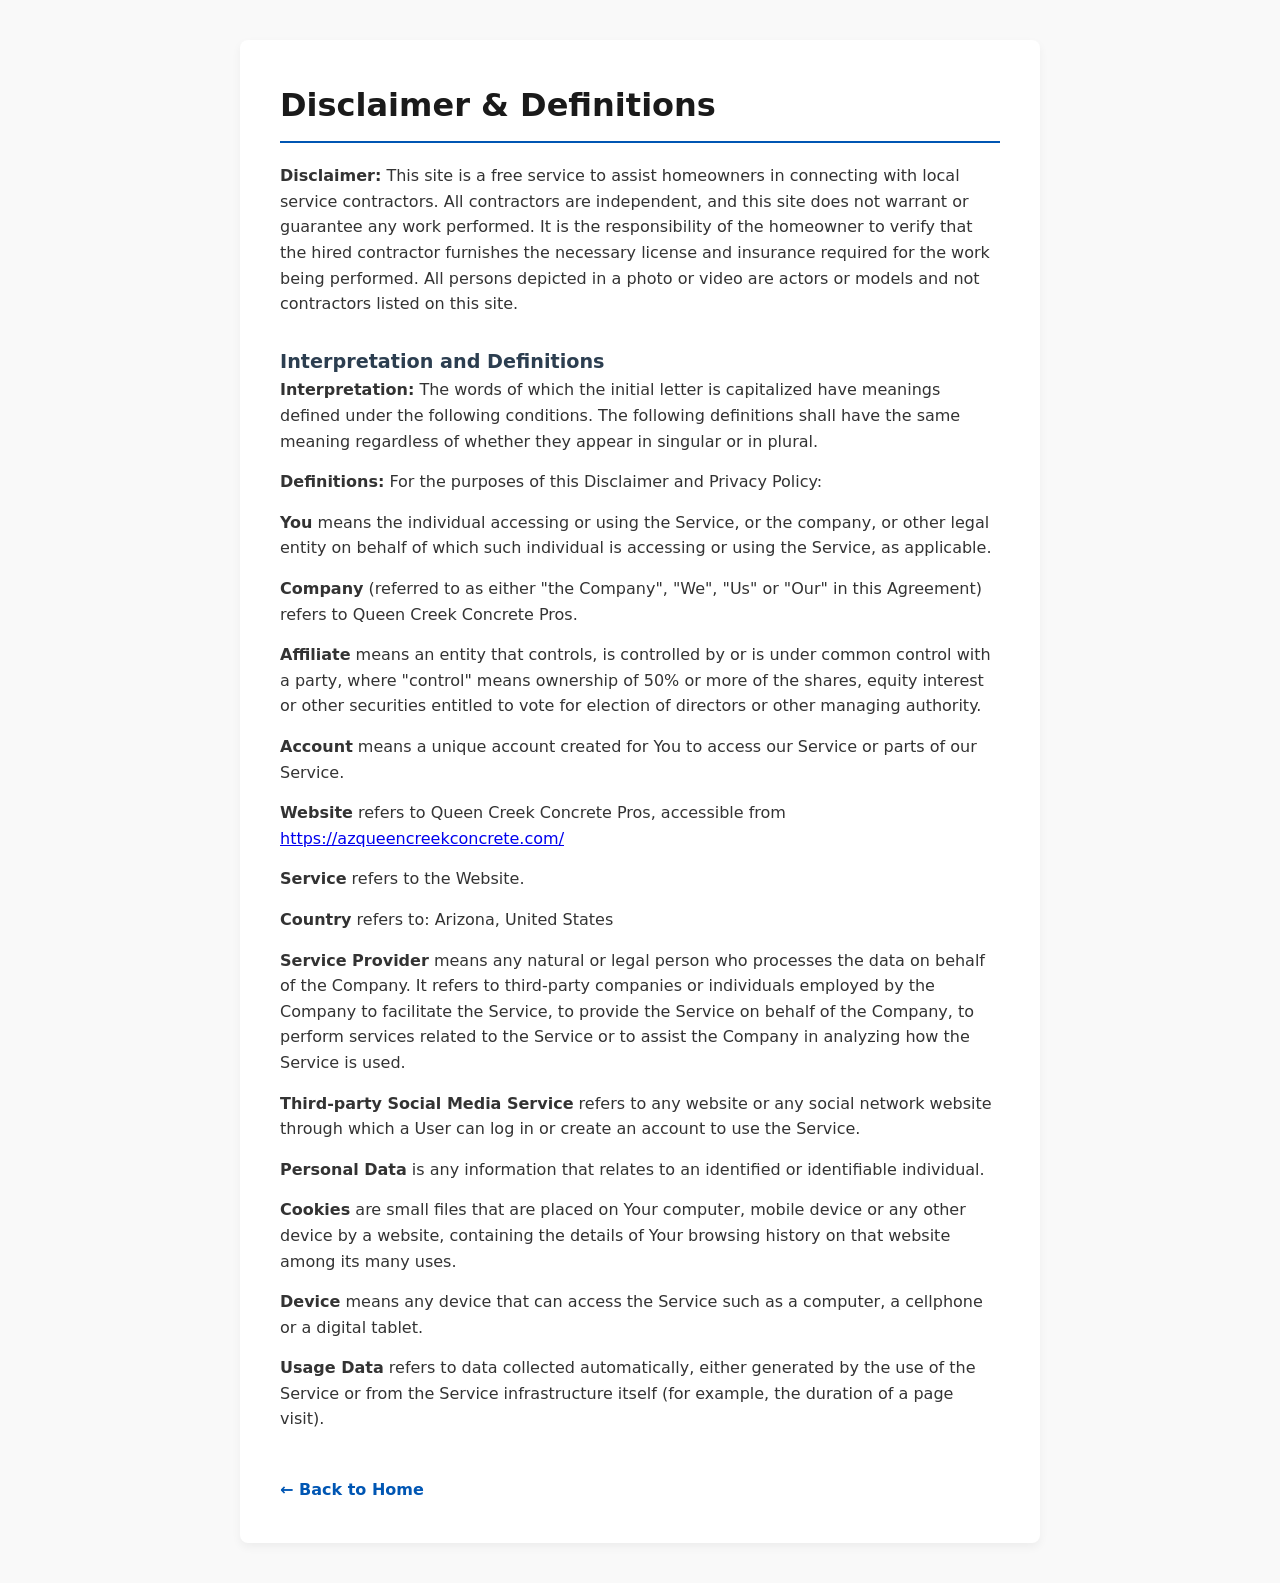
<file: disclaimer.html>
<!DOCTYPE html>
<html lang="en">
<head>
    <meta charset="UTF-8">
    <meta name="viewport" content="width=device-width, initial-scale=1.0">
    <title>Disclaimer & Definitions - Queen Creek Concrete Pros</title>
    <meta name="robots" content="index, follow">
    <link rel="stylesheet" href="/style.css">
    <style>
        body {
            font-family: Arial, sans-serif;
            line-height: 1.6;
            color: #333;
            background-color: #f9f9f9;
            margin: 0;
            padding: 0;
        }
        .container {
            max-width: 800px;
            margin: 40px auto;
            background: #fff;
            padding: 40px;
            border-radius: 8px;
            box-shadow: 0 4px 10px rgba(0,0,0,0.05);
        }
        h1 {
            color: #1a1a1a;
            border-bottom: 2px solid #0056b3;
            padding-bottom: 10px;
            margin-bottom: 20px;
        }
        h2 {
            color: #2c3e50;
            margin-top: 30px;
            font-size: 1.2rem;
        }
        p {
            margin-bottom: 15px;
        }
        .back-link {
            display: inline-block;
            margin-top: 30px;
            color: #0056b3;
            text-decoration: none;
            font-weight: bold;
        }
        .back-link:hover {
            text-decoration: underline;
        }
    </style>
</head>
<body>

    <div class="container">
        <h1>Disclaimer & Definitions</h1>
        
        <p><strong>Disclaimer:</strong> This site is a free service to assist homeowners in connecting with local service contractors. All contractors are independent, and this site does not warrant or guarantee any work performed. It is the responsibility of the homeowner to verify that the hired contractor furnishes the necessary license and insurance required for the work being performed. All persons depicted in a photo or video are actors or models and not contractors listed on this site.</p>

        <h2>Interpretation and Definitions</h2>
        
        <p><strong>Interpretation:</strong> The words of which the initial letter is capitalized have meanings defined under the following conditions. The following definitions shall have the same meaning regardless of whether they appear in singular or in plural.</p>

        <p><strong>Definitions:</strong> For the purposes of this Disclaimer and Privacy Policy:</p>
        
        <p><strong>You</strong> means the individual accessing or using the Service, or the company, or other legal entity on behalf of which such individual is accessing or using the Service, as applicable.</p>
        
        <p><strong>Company</strong> (referred to as either "the Company", "We", "Us" or "Our" in this Agreement) refers to Queen Creek Concrete Pros.</p>
        
        <p><strong>Affiliate</strong> means an entity that controls, is controlled by or is under common control with a party, where "control" means ownership of 50% or more of the shares, equity interest or other securities entitled to vote for election of directors or other managing authority.</p>
        
        <p><strong>Account</strong> means a unique account created for You to access our Service or parts of our Service.</p>
        
        <p><strong>Website</strong> refers to Queen Creek Concrete Pros, accessible from <a href="https://azqueencreekconcrete.com/" target="_blank">https://azqueencreekconcrete.com/</a></p>
        
        <p><strong>Service</strong> refers to the Website.</p>
        
        <p><strong>Country</strong> refers to: Arizona, United States</p>
        
        <p><strong>Service Provider</strong> means any natural or legal person who processes the data on behalf of the Company. It refers to third-party companies or individuals employed by the Company to facilitate the Service, to provide the Service on behalf of the Company, to perform services related to the Service or to assist the Company in analyzing how the Service is used.</p>
        
        <p><strong>Third-party Social Media Service</strong> refers to any website or any social network website through which a User can log in or create an account to use the Service.</p>
        
        <p><strong>Personal Data</strong> is any information that relates to an identified or identifiable individual.</p>
        
        <p><strong>Cookies</strong> are small files that are placed on Your computer, mobile device or any other device by a website, containing the details of Your browsing history on that website among its many uses.</p>
        
        <p><strong>Device</strong> means any device that can access the Service such as a computer, a cellphone or a digital tablet.</p>
        
        <p><strong>Usage Data</strong> refers to data collected automatically, either generated by the use of the Service or from the Service infrastructure itself (for example, the duration of a page visit).</p>

        <a href="index.html" class="back-link">&larr; Back to Home</a>
    </div>

</body>
</html>
</file>
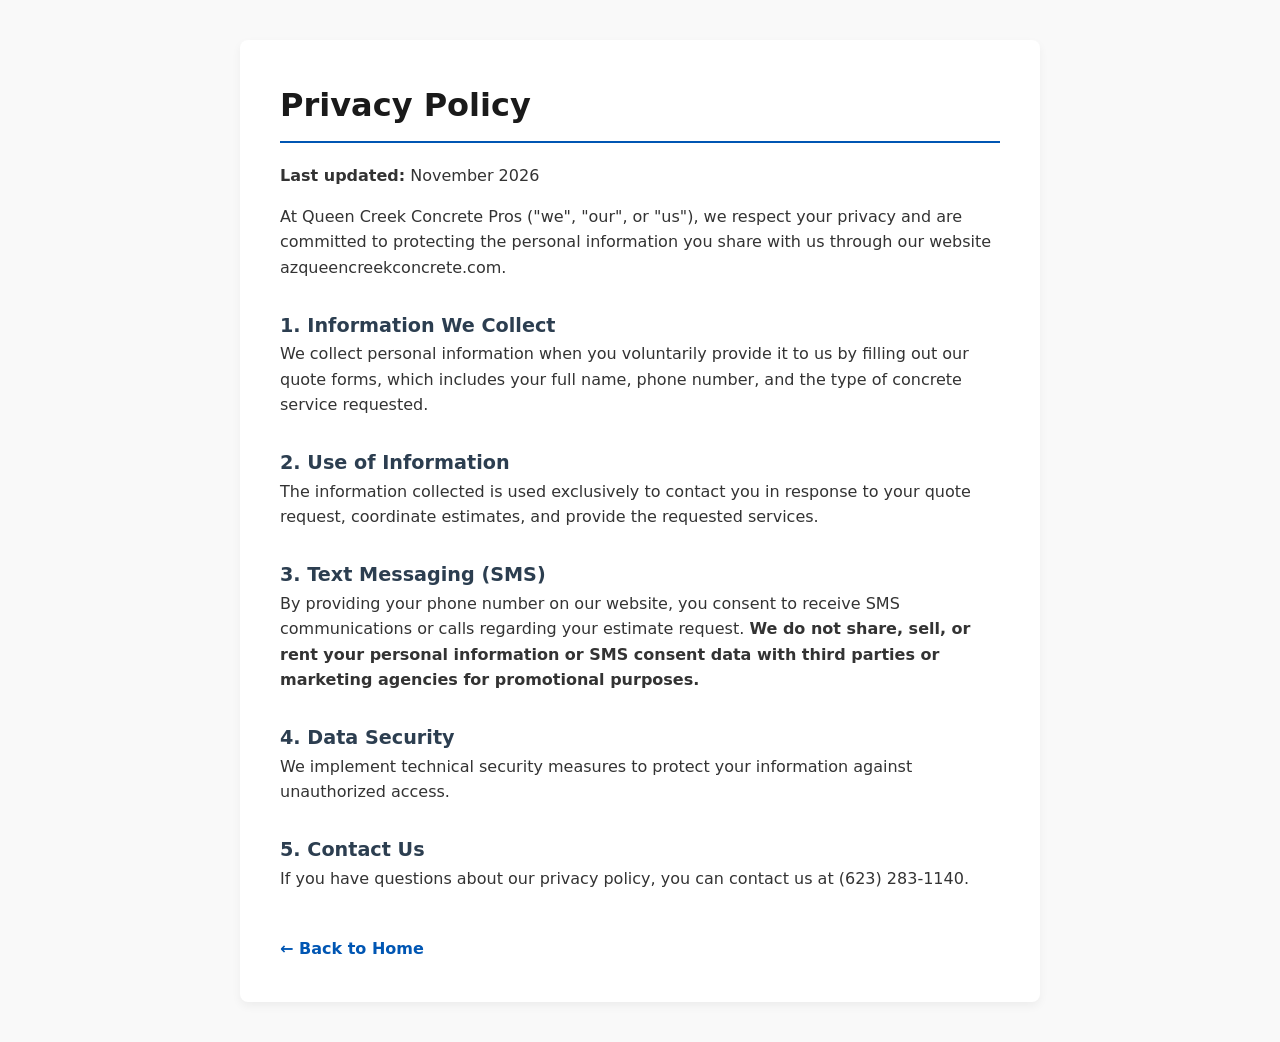
<file: privacy.html>
<!DOCTYPE html>
<html lang="en">
<head>
    <meta charset="UTF-8">
    <meta name="viewport" content="width=device-width, initial-scale=1.0">
    <title>Privacy Policy - Queen Creek Concrete Pros</title>
    <meta name="robots" content="index, follow">
    <link rel="stylesheet" href="/style.css">
    <style>
        body {
            font-family: Arial, sans-serif;
            line-height: 1.6;
            color: #333;
            background-color: #f9f9f9;
            margin: 0;
            padding: 0;
        }
        .container {
            max-width: 800px;
            margin: 40px auto;
            background: #fff;
            padding: 40px;
            border-radius: 8px;
            box-shadow: 0 4px 10px rgba(0,0,0,0.05);
        }
        h1 {
            color: #1a1a1a;
            border-bottom: 2px solid #0056b3;
            padding-bottom: 10px;
            margin-bottom: 20px;
        }
        h2 {
            color: #2c3e50;
            margin-top: 30px;
            font-size: 1.2rem;
        }
        p {
            margin-bottom: 15px;
        }
        .back-link {
            display: inline-block;
            margin-top: 30px;
            color: #0056b3;
            text-decoration: none;
            font-weight: bold;
        }
        .back-link:hover {
            text-decoration: underline;
        }
    </style>
</head>
<body>

    <div class="container">
        <h1>Privacy Policy</h1>
        <p><strong>Last updated:</strong> November 2026</p>
        
        <p>At Queen Creek Concrete Pros ("we", "our", or "us"), we respect your privacy and are committed to protecting the personal information you share with us through our website azqueencreekconcrete.com.</p>
        
        <h2>1. Information We Collect</h2>
        <p>We collect personal information when you voluntarily provide it to us by filling out our quote forms, which includes your full name, phone number, and the type of concrete service requested.</p>
        
        <h2>2. Use of Information</h2>
        <p>The information collected is used exclusively to contact you in response to your quote request, coordinate estimates, and provide the requested services.</p>
        
        <h2>3. Text Messaging (SMS)</h2>
        <p>By providing your phone number on our website, you consent to receive SMS communications or calls regarding your estimate request. <strong>We do not share, sell, or rent your personal information or SMS consent data with third parties or marketing agencies for promotional purposes.</strong></p>
        
        <h2>4. Data Security</h2>
        <p>We implement technical security measures to protect your information against unauthorized access.</p>
        
        <h2>5. Contact Us</h2>
        <p>If you have questions about our privacy policy, you can contact us at (623) 283-1140.</p>

        <a href="index.html" class="back-link">&larr; Back to Home</a>
    </div>

</body>
</html>
</file>
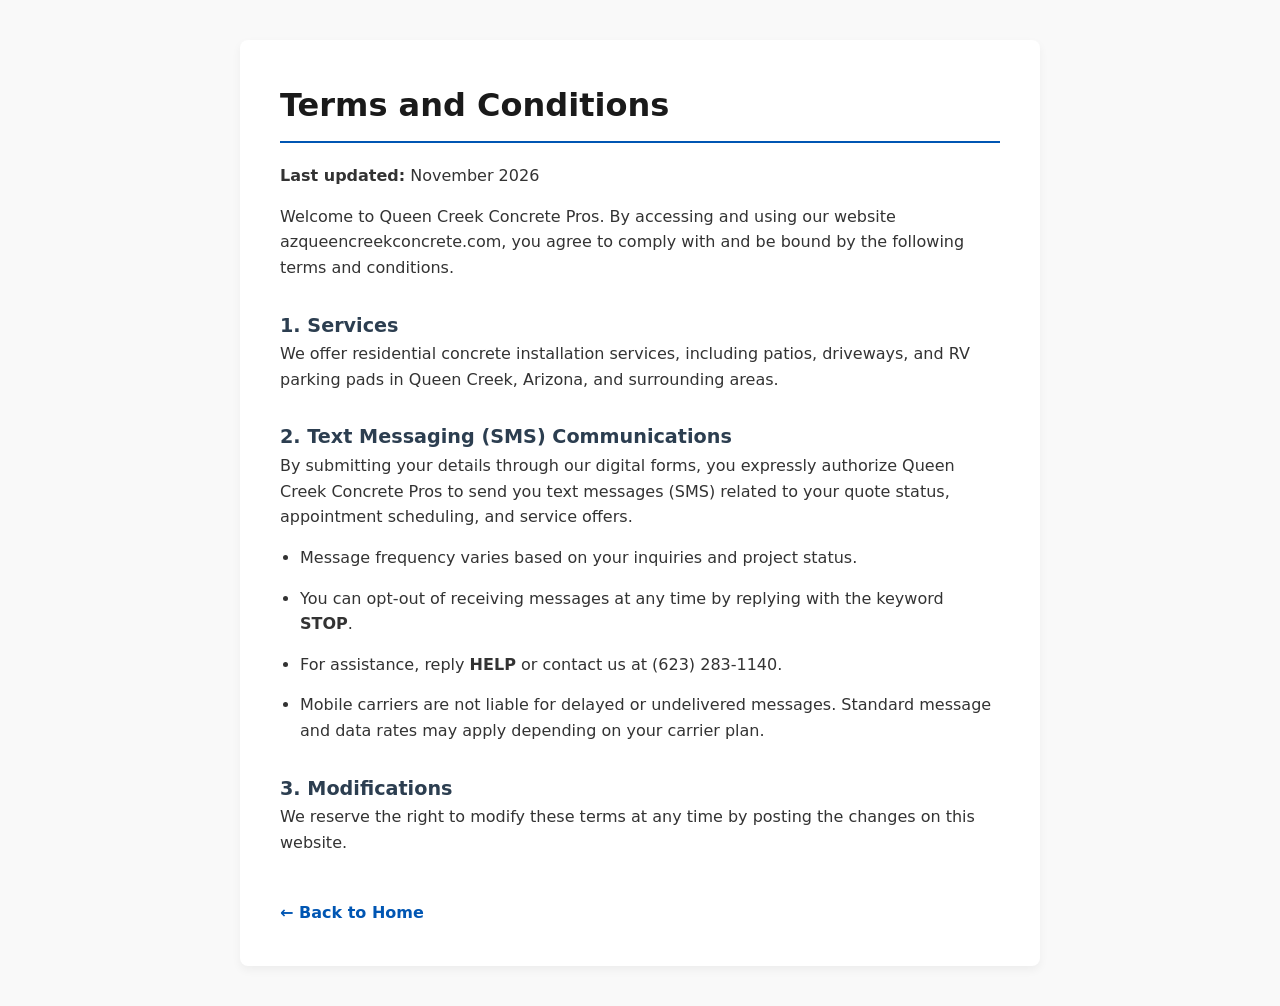
<file: terms.html>
<!DOCTYPE html>
<html lang="en">
<head>
    <meta charset="UTF-8">
    <meta name="viewport" content="width=device-width, initial-scale=1.0">
    <title>Terms and Conditions - Queen Creek Concrete Pros</title>
    <meta name="robots" content="index, follow">
    <link rel="stylesheet" href="/style.css">

    <style>
        body {
            font-family: Arial, sans-serif;
            line-height: 1.6;
            color: #333;
            background-color: #f9f9f9;
            margin: 0;
            padding: 0;
        }
        .container {
            max-width: 800px;
            margin: 40px auto;
            background: #fff;
            padding: 40px;
            border-radius: 8px;
            box-shadow: 0 4px 10px rgba(0,0,0,0.05);
        }
        h1 {
            color: #1a1a1a;
            border-bottom: 2px solid #0056b3;
            padding-bottom: 10px;
            margin-bottom: 20px;
        }
        h2 {
            color: #2c3e50;
            margin-top: 30px;
            font-size: 1.2rem;
        }
        p, li {
            margin-bottom: 15px;
        }
        ul {
            margin-bottom: 15px;
            padding-left: 20px;
        }
        .back-link {
            display: inline-block;
            margin-top: 30px;
            color: #0056b3;
            text-decoration: none;
            font-weight: bold;
        }
        .back-link:hover {
            text-decoration: underline;
        }
    </style>
</head>
<body>

    <div class="container">
        <h1>Terms and Conditions</h1>
        <p><strong>Last updated:</strong> November 2026</p>
        
        <p>Welcome to Queen Creek Concrete Pros. By accessing and using our website azqueencreekconcrete.com, you agree to comply with and be bound by the following terms and conditions.</p>
        
        <h2>1. Services</h2>
        <p>We offer residential concrete installation services, including patios, driveways, and RV parking pads in Queen Creek, Arizona, and surrounding areas.</p>
        
        <h2>2. Text Messaging (SMS) Communications</h2>
        <p>By submitting your details through our digital forms, you expressly authorize Queen Creek Concrete Pros to send you text messages (SMS) related to your quote status, appointment scheduling, and service offers.</p> 
        <ul>
            <li>Message frequency varies based on your inquiries and project status.</li>
            <li>You can opt-out of receiving messages at any time by replying with the keyword <strong>STOP</strong>.</li>
            <li>For assistance, reply <strong>HELP</strong> or contact us at (623) 283-1140.</li>
            <li>Mobile carriers are not liable for delayed or undelivered messages. Standard message and data rates may apply depending on your carrier plan.</li>
        </ul>

        <h2>3. Modifications</h2>
        <p>We reserve the right to modify these terms at any time by posting the changes on this website.</p>

        <a href="index.html" class="back-link">&larr; Back to Home</a>
    </div>

</body>
</html>
</file>
<file: style.css>
* {
    margin: 0;
    padding: 0;
    box-sizing: border-box;
    font-family: system-ui, -apple-system, BlinkMacSystemFont, 'Segoe UI', Roboto, sans-serif;
}

body {
    background-color: #f8fafc;
    color: #1e293b;
    line-height: 1.6;
}

.container {
    max-width: 1200px;
    margin: 0 auto;
    padding: 0 20px;
}

/* Header */
.site-header {
    background: #0f172a;
    color: #fff;
    padding: 15px 0;
}

.header-flex {
    display: flex;
    justify-content: space-between;
    align-items: center;
}

.logo {
    font-size: 1.25rem;
    font-weight: 700;
}

.phone-btn {
    background: #2563eb;
    color: #fff;
    padding: 8px 16px;
    border-radius: 6px;
    text-decoration: none;
    font-weight: 600;
    font-size: 0.95rem;
    transition: background 0.2s;
}

.phone-btn:hover {
    background: #1d4ed8;
}

/* Hero Section con Fondo de Concreto en el Desierto */
.hero-section {
    background: linear-gradient(rgba(15, 23, 42, 0.8), rgba(15, 23, 42, 0.85)), url('images/hero-concrete-bg.webp') center/cover no-repeat;
    color: #fff;
    padding: 60px 0;
}

.hero-grid {
    display: grid;
    grid-template-columns: 1fr 400px;
    gap: 40px;
    align-items: center;
}

.badge {
    background: rgba(16, 185, 129, 0.2);
    color: #34d399;
    padding: 6px 12px;
    border-radius: 20px;
    font-size: 0.85rem;
    font-weight: 700;
    display: inline-block;
    margin-bottom: 15px;
}

.hero-text h2 {
    font-size: 2.5rem;
    margin-bottom: 15px;
    line-height: 1.2;
}

.hero-text p {
    font-size: 1.05rem;
    color: #cbd5e1;
    margin-bottom: 20px;
}

.hero-features {
    list-style: none;
}

.hero-features li {
    margin-bottom: 10px;
    font-size: 0.95rem;
    color: #e2e8f0;
}

.hero-features i {
    color: #34d399;
    margin-right: 8px;
}

.hero-features i, .stars i {
    display: inline-block;
    width: 1.25em;
}

/* Form Card */
.hero-form-card {
    background: #ffffff;
    color: #1e293b;
    padding: 25px;
    border-radius: 12px;
    box-shadow: 0 10px 25px rgba(0,0,0,0.2);
}

.hero-form-card h3 {
    font-size: 1.3rem;
    margin-bottom: 15px;
    color: #0f172a;
}

.form-group {
    margin-bottom: 12px;
}

.form-group label {
    display: block;
    font-size: 0.75rem;
    font-weight: 700;
    color: #64748b;
    margin-bottom: 5px;
}

.form-group input, .form-group select {
    width: 100%;
    padding: 10px;
    border: 1px solid #cbd5e1;
    border-radius: 6px;
    font-size: 0.9rem;
}

.submit-btn {
    width: 100%;
    background: #d84315;
    color: #ffffff;
    border: none;
    padding: 12px;
    border-radius: 6px;
    font-weight: 700;
    cursor: pointer;
    margin-top: 5px;
    transition: background 0.2s;
}

.submit-btn:hover {
    background: #1d4ed8;
}

.form-footer-text {
    font-size: 0.75rem;
    color: #64748b;
    text-align: center;
    margin-top: 12px;
}

/* Services Visual Section */
.services-visual-section {
    padding: 60px 0;
}

.section-header {
    text-align: center;
    max-width: 700px;
    margin: 0 auto 40px auto;
}

.section-header h2 {
    font-size: 2rem;
    color: #0f172a;
    margin-bottom: 10px;
}

.section-header p {
    color: #64748b;
    font-size: 1rem;
}

.services-grid {
    display: grid;
    grid-template-columns: repeat(auto-fit, minmax(300px, 1fr));
    gap: 30px;
}

.service-card {
    background: #ffffff;
    border-radius: 12px;
    overflow: hidden;
    box-shadow: 0 4px 6px -1px rgba(0, 0, 0, 0.1);
    transition: transform 0.3s ease, box-shadow 0.3s ease;
    display: flex;
    flex-direction: column;
}

.service-card:hover {
    transform: translateY(-5px);
    box-shadow: 0 10px 15px -3px rgba(0, 0, 0, 0.1);
}

.success-card {
  text-align: center;
  padding: 2.5rem 1.5rem;
  background: #ffffff;
  border-radius: 12px;
  box-shadow: 0 10px 25px rgba(0, 0, 0, 0.08);
}

.success-icon {
  width: 64px;
  height: 64px;
  background-color: #059669; /* Verde de la marca */
  color: #ffffff;
  border-radius: 50%;
  display: flex;
  align-items: center;
  justify-content: center;
  margin: 0 auto 1.25rem auto;
}

.success-card h2 {
  font-size: 1.6rem;
  font-weight: 700;
  color: #1f2937;
  margin-bottom: 0.75rem;
}

.success-card p {
  color: #4b5563;
  font-size: 0.95rem;
  line-height: 1.5;
}

.success-card strong {
  color: #111827;
}


.card-image-wrapper {
    width: 100%;
    height: 220px;
    background-color: #ffffff;
    position: relative;
    cursor: pointer;
    overflow: hidden;
}

.card-image-wrapper img {
    width: 100%;
    height: 100%;
    object-fit: cover;
    transition: transform 0.3s ease;
}

.zoom-overlay {
    position: absolute;
    top: 0;
    left: 0;
    width: 100%;
    height: 100%;
    background: rgba(0, 0, 0, 0.4);
    display: flex;
    align-items: center;
    justify-content: center;
    opacity: 0;
    transition: opacity 0.3s ease;
}

.zoom-overlay span {
    color: #ffffff;
    background: rgba(15, 23, 42, 0.85);
    padding: 6px 14px;
    border-radius: 20px;
    font-size: 0.85rem;
    font-weight: 500;
}

.card-image-wrapper:hover .zoom-overlay {
    opacity: 1;
}

.card-image-wrapper:hover img {
    transform: scale(1.03);
}

.card-content {
    padding: 20px;
    flex-grow: 1;
}

.card-content h3 {
    font-size: 1.25rem;
    color: #0f172a;
    margin-bottom: 8px;
}

.card-content p {
    color: #475569;
    font-size: 0.9rem;
    line-height: 1.5;
}

/* Modal Lightbox */
.modal {
    display: none;
    position: fixed;
    z-index: 1000;
    padding-top: 60px;
    left: 0;
    top: 0;
    width: 100%;
    height: 100%;
    overflow: auto;
    background-color: rgba(0, 0, 0, 0.85);
}

.modal-content {
    margin: auto;
    display: block;
    max-width: 90%;
    max-height: 90vh;
    width: auto;
    height: auto;
    object-fit: contain;
    border-radius: 8px;
    box-shadow: 0 5px 15px rgba(0,0,0,0.5);
    animation: zoom 0.3s;
}

.faq-section {
    padding: 60px 0;
    background: #f9f9f9;
}

.faq-container {
    max-width: 900px;
    margin: 0 auto;
    padding: 0 20px;
}

.faq-item {
    margin-bottom: 25px;
    background: #fff;
    padding: 20px;
    border-radius: 6px;
    border: 1px solid #eaeaea;
}

.faq-item h3 {
    font-size: 1.1rem;
    color: #222;
    margin-bottom: 8px;
}

.faq-item p {
    color: #555;
    line-height: 1.6;
    font-size: 0.95rem;
}

.testimonials-section {
    padding: 60px 0;
    background: #ffffff;
}

.testimonials-container {
    max-width: 1200px;
    margin: 0 auto;
    padding: 0 20px;
}

.testimonials-section .section-header {
    text-align: center;
    margin-bottom: 40px;
}

.testimonials-section .section-header h2 {
    font-size: 2rem;
    color: #111;
    margin-bottom: 10px;
}

.testimonials-section .section-header p {
    color: #666;
}

.testimonials-grid {
    display: grid;
    grid-template-columns: repeat(auto-fit, minmax(320px, 1fr));
    gap: 30px;
}

.testimonial-card {
    background: #fdfdfd;
    border: 1px solid #eaeaea;
    border-radius: 8px;
    padding: 25px;
    box-shadow: 0 4px 10px rgba(0, 0, 0, 0.03);
}

.testimonial-card .stars {
    color: #ffc107;
    margin-bottom: 12px;
    font-size: 1rem;
}

.testimonial-card p {
    color: #444;
    font-size: 0.95rem;
    line-height: 1.6;
    margin-bottom: 15px;
    font-style: italic;
}

.testimonial-author {
    font-weight: bold;
    color: #222;
    font-size: 0.9rem;
}



@keyframes zoom {
    from { transform: scale(0.9); } 
    to { transform: scale(1); }
}

.close-modal {
    position: absolute;
    top: 25px;
    right: 35px;
    color: #f1f1f1;
    font-size: 40px;
    font-weight: bold;
    cursor: pointer;
    transition: 0.3s;
}

.close-modal:hover {
    color: #cbd5e1;
}

/* Footer */
.site-footer {
    background: #0f172a;
    color: #94a3b8;
    text-align: center;
    padding: 20px 0;
    font-size: 0.85rem;
}

@media(max-width: 768px) {
    .hero-grid {
        grid-template-columns: 1fr;
    }
    .hero-text h2 {
        font-size: 2rem;
    }
}
</file>
